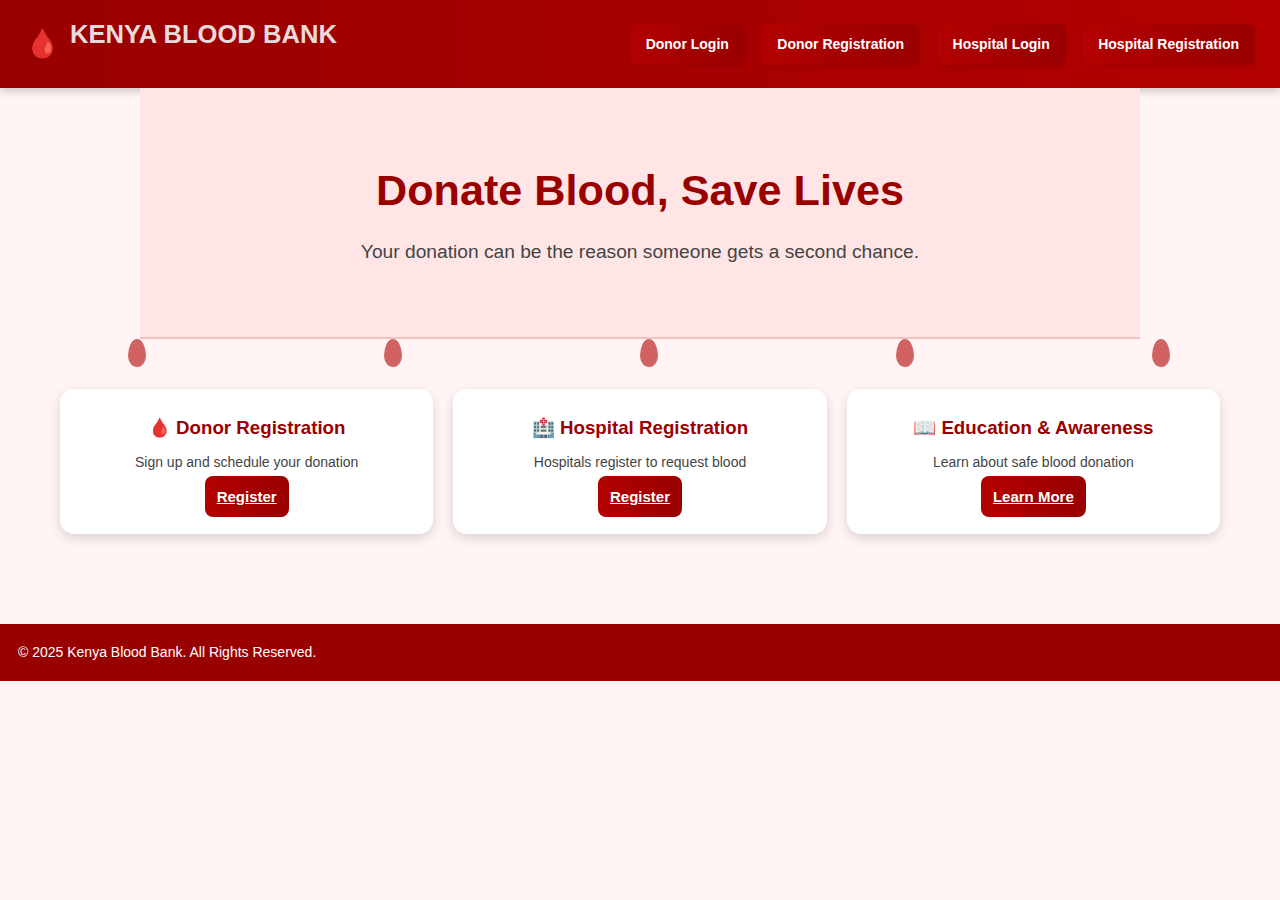
<file: index.html>
<!DOCTYPE html>
<html lang="en">
<head>
  <meta charset="UTF-8" />
  <meta name="viewport" content="width=device-width, initial-scale=1.0"/>
  <title>Kenya Blood Bank</title>
  <link rel="stylesheet" href="style.css" />
</head>
<body>
  <header>
    <div class="logo">
      <span class="logo-icon">🩸</span>
      <h2>KENYA BLOOD BANK</h2>
    </div>
    <nav>
      <a href="login.html">Donor Login</a>
      <a href="register.html">Donor Registration</a>
      <a href="hospitallogin.html">Hospital Login</a>
      <a href="hospitalregister.html">Hospital Registration</a>
    </nav>
  </header>

  <section class="hero">
    <h1>Donate Blood, Save Lives</h1>
    <p>Your donation can be the reason someone gets a second chance.</p>
  </section>

  <!-- Droplets Animation -->
  <section>
    <div class="droplet" style="left:10%; animation-delay:0s;"></div>
    <div class="droplet" style="left:30%; animation-delay:2s;"></div>
    <div class="droplet" style="left:50%; animation-delay:4s;"></div>
    <div class="droplet" style="left:70%; animation-delay:1s;"></div>
    <div class="droplet" style="left:90%; animation-delay:3s;"></div>
  </section>

  <section class="features">
    <!-- Donor Registration -->
    <div class="card">
      <h3>🩸 Donor Registration</h3>
      <p>Sign up and schedule your donation</p>
      <a href="register.html" class="btn">Register</a>
    </div>

    <!-- Hospital Registration -->
    <div class="card">
      <h3>🏥 Hospital Registration</h3>
      <p>Hospitals register to request blood</p>
      <a href="hospitalregister.html" class="btn">Register</a>
    </div>

    <!-- Education & Awareness -->
    <div class="card">
      <h3>📖 Education & Awareness</h3>
      <p>Learn about safe blood donation</p>
      <a href="education.html" class="btn">Learn More</a>
    </div>
  </section>

  <footer>
    <p>© 2025 Kenya Blood Bank. All Rights Reserved.</p>
  </footer>

  <script src="script.js"></script>
</body>
</html>
</file>
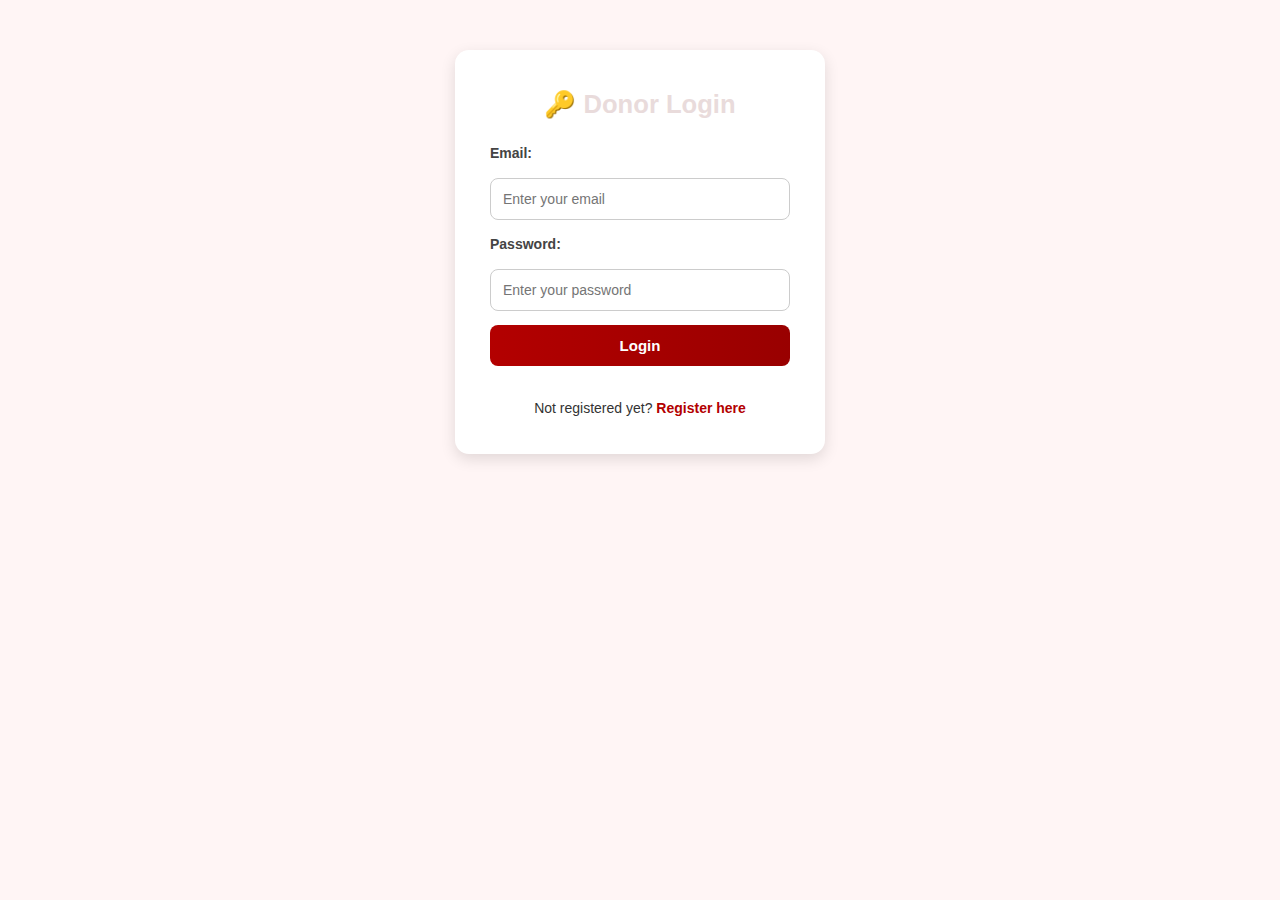
<file: donor-dashboard.html>
<!DOCTYPE html>
<html lang="en">
<head>
  <meta charset="UTF-8">
  <meta name="viewport" content="width=device-width, initial-scale=1.0">
  <title>Donor Dashboard - Kenya Blood Bank</title>
  <link rel="stylesheet" href="style.css">
</head>
<body>
  <div class="form-container">
    <h1 class="hero">Welcome Back, <span id="donor-name">Donor</span>!</h1>

    <div class="dashboard">
      <div class="card">
        <h3>📍 Find Donation Centre</h3>
        <button id="find-centre-btn">Find Now</button>
      </div>

      <div class="card">
        <h3>🩸 Check Availability</h3>
        <button id="check-availability-btn">Check</button>
      </div>

      <div class="card">
        <h3>📊 Your Donations</h3>
        <p>You have donated <span id="donation-count">0</span> times.</p>
      </div>
    </div>

    <button id="logout-btn" class="btn">🚪 Logout</button>
  </div>

  <script>
    document.addEventListener("DOMContentLoaded", () => {
      // Get donor name/email from localStorage
      const donorName = localStorage.getItem("donorName");
      const donorEmail = localStorage.getItem("donorEmail");

      if (!donorName || !donorEmail) {
        alert("Please log in first.");
        window.location.href = "login.html";
        return;
      }

      document.getElementById("donor-name").textContent = donorName;

      // Fetch donation count (backend placeholder for now)
      fetch("http://127.0.0.1:5000/donor/donations", {
        method: "POST",
        headers: { "Content-Type": "application/json" },
        body: JSON.stringify({ email: donorEmail })
      })
        .then(response => response.json())
        .then(data => {
          if (data.count !== undefined) {
            document.getElementById("donation-count").textContent = data.count;
          }
        })
        .catch(error => {
          console.error("Error fetching donation count:", error);
        });

      // Button actions
      document.getElementById("logout-btn").addEventListener("click", () => {
        localStorage.clear();
        window.location.href = "login.html";
      });

      document.getElementById("find-centre-btn").addEventListener("click", () => {
        alert("🗺️ Feature coming soon: Locate donation centres near you.");
      });

      document.getElementById("check-availability-btn").addEventListener("click", () => {
        alert("🩸 Feature coming soon: See demand for your blood type.");
      });
    });
  </script>
</body>
</html>
</file>
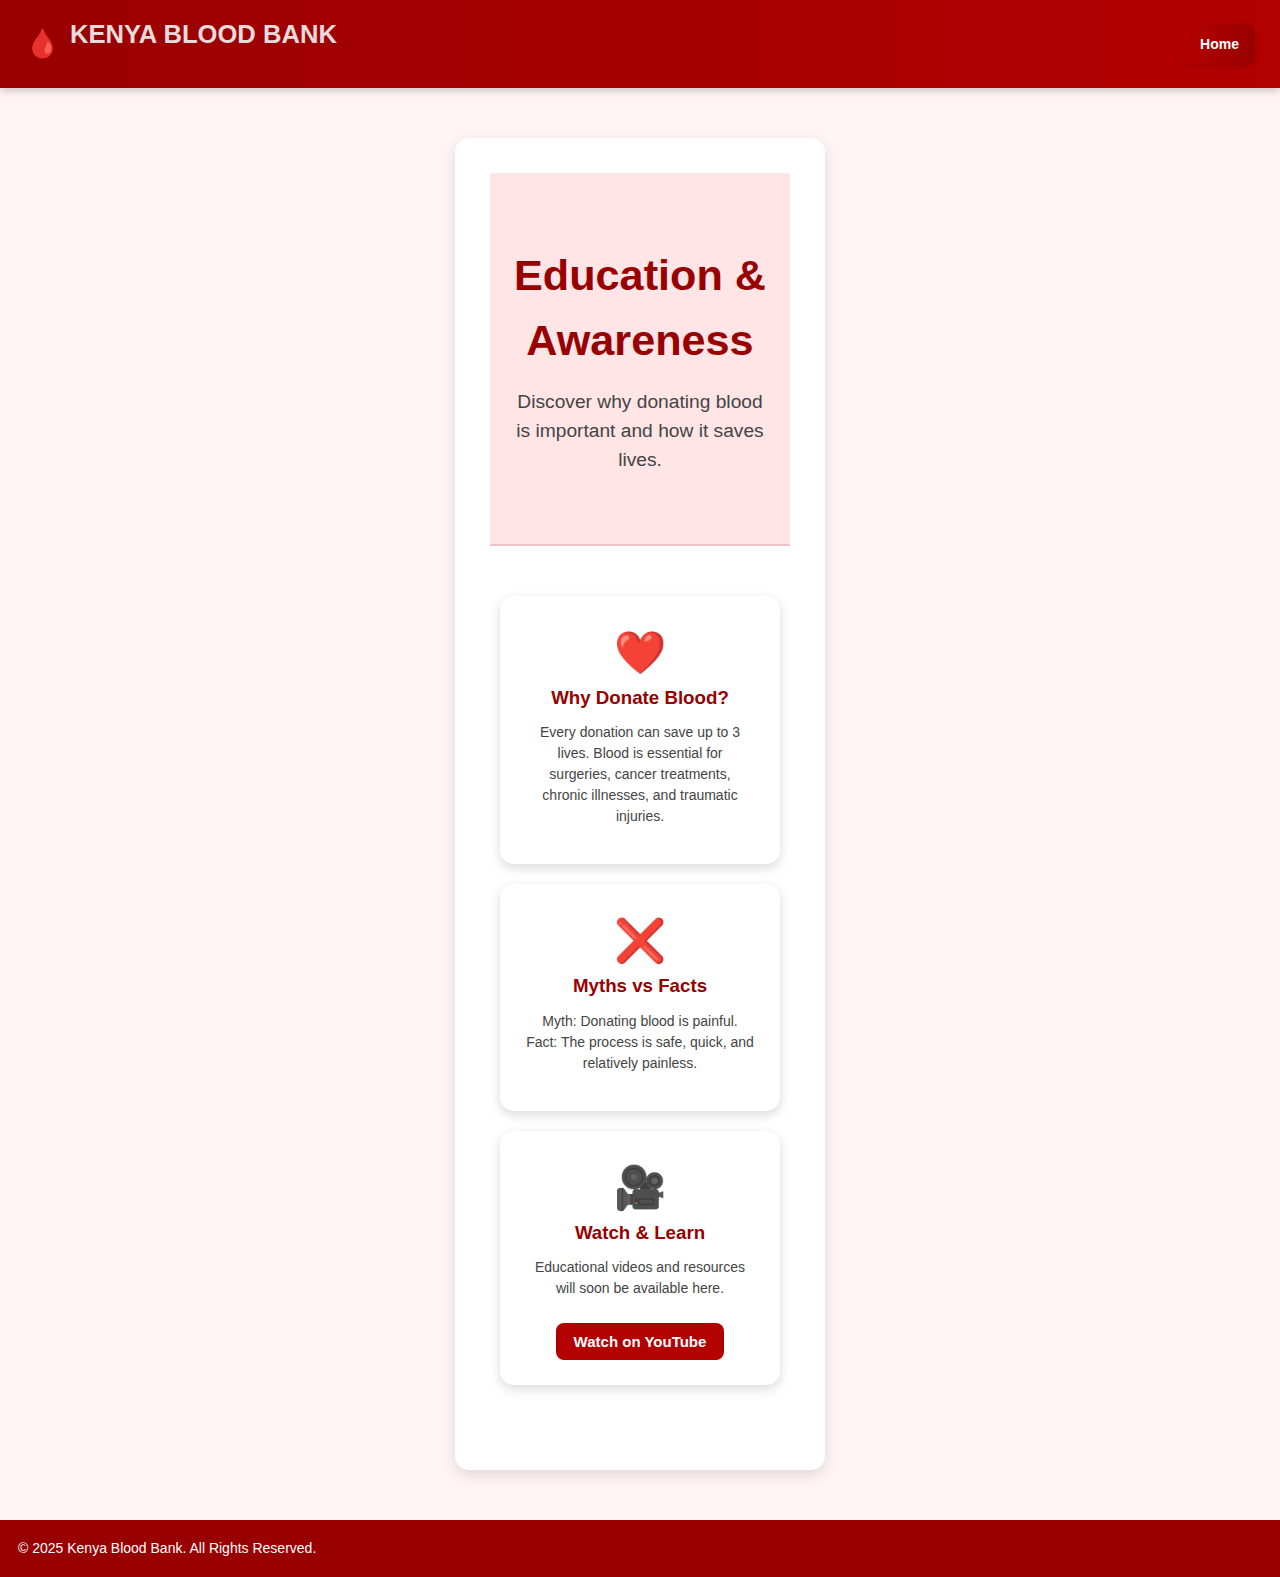
<file: education.html>
<!DOCTYPE html>
<html lang="en">
<head>
  <meta charset="UTF-8">
  <meta name="viewport" content="width=device-width, initial-scale=1.0">
  <title>Education & Awareness - Kenya Blood Bank</title>
  <link rel="stylesheet" href="style.css">
</head>
<body>
  <header>
    <div class="logo">
      <span class="logo-icon">🩸</span>
      <h2>KENYA BLOOD BANK</h2>
    </div>
    <nav>
      <a href="index.html">Home</a>
    </nav>
  </header>

  <main class="form-container">
    <section class="hero">
      <h1>Education & Awareness</h1>
      <p>Discover why donating blood is important and how it saves lives.</p>
    </section>

    <section class="features">
      <div class="card red-card">
        <span class="icon">❤️</span>
        <h3>Why Donate Blood?</h3>
        <p>Every donation can save up to 3 lives. Blood is essential for surgeries, cancer treatments, chronic illnesses, and traumatic injuries.</p>
      </div>

      <div class="card red-card">
        <span class="icon">❌</span>
        <h3>Myths vs Facts</h3>
        <p>Myth: Donating blood is painful. <br>Fact: The process is safe, quick, and relatively painless.</p>
      </div>

      <div class="card red-card">
        <span class="icon">🎥</span>
        <h3>Watch & Learn</h3>
        <p>Educational videos and resources will soon be available here.</p>
        <a href="https://www.youtube.com/results?search_query=blood+donation+awareness" target="_blank">
          <button>Watch on YouTube</button>
        </a>
      </div>
    </section>
  </main>

  <footer>
    <p>© 2025 Kenya Blood Bank. All Rights Reserved.</p>
  </footer>
</body>
</html>
</file>
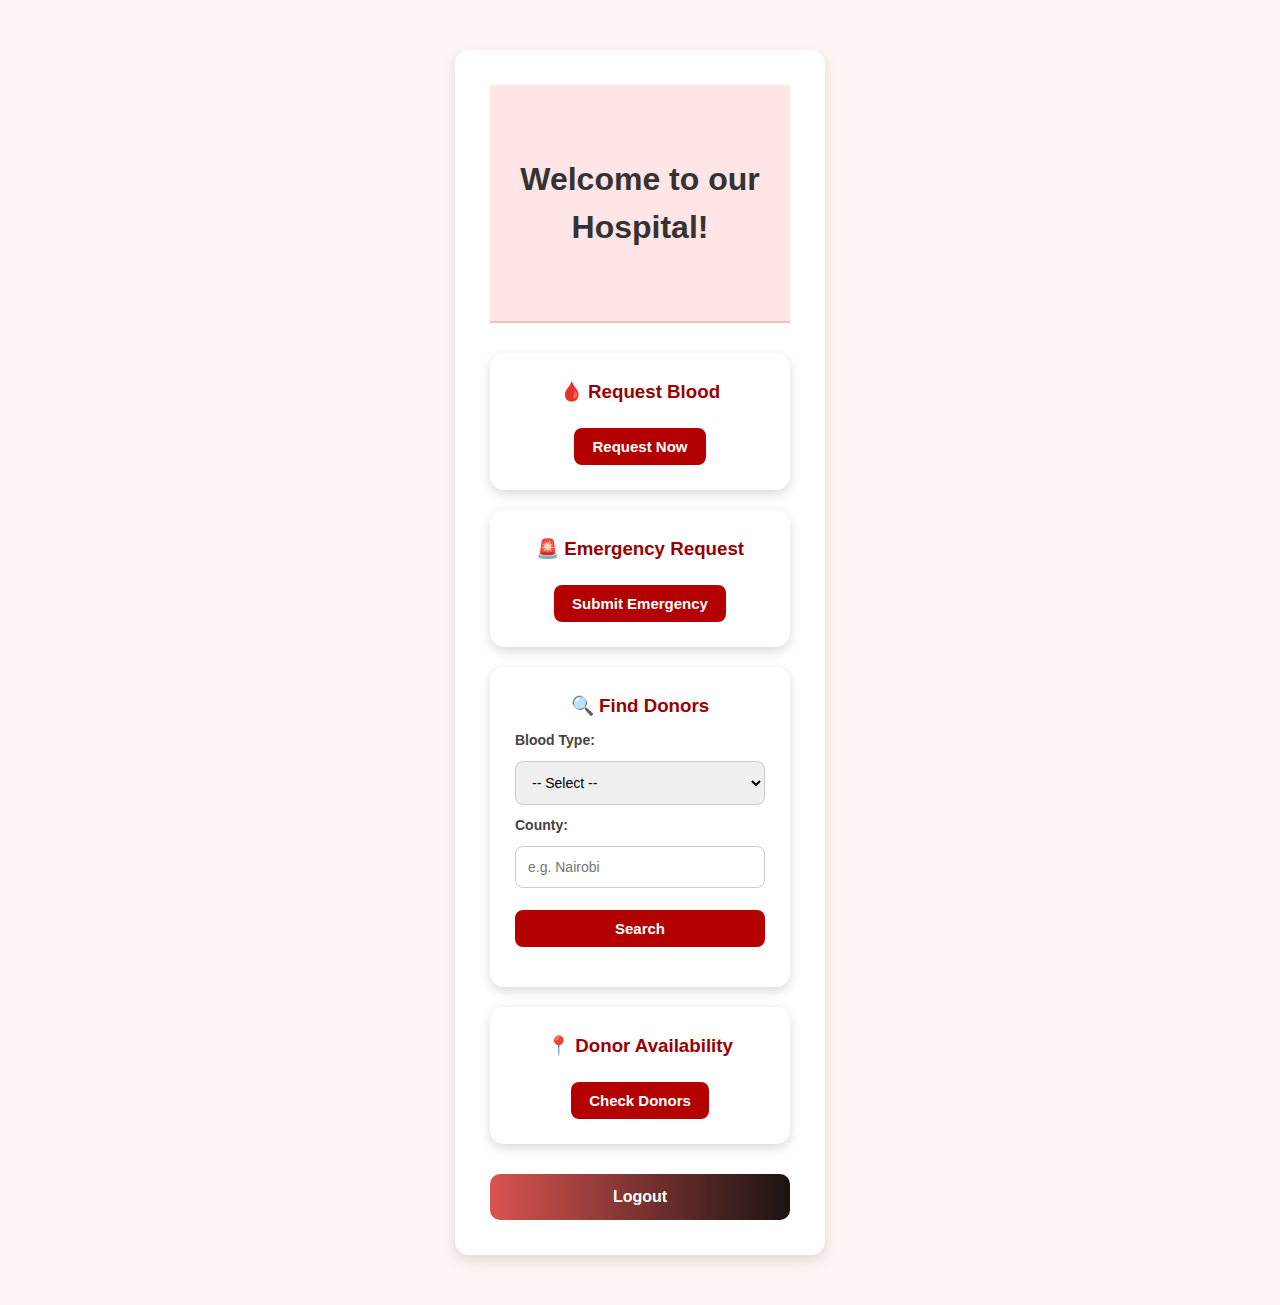
<file: hospitaldashboard.html>
<!DOCTYPE html>
<html lang="en">
<head>
  <meta charset="UTF-8">
  <meta name="viewport" content="width=device-width, initial-scale=1.0">
  <title>Hospital Dashboard - Kenya Blood Bank</title>
  <link rel="stylesheet" href="style.css">
</head>
<body>
  <div class="form-container">
    <h1 class="hero">Welcome to our Hospital!</h1>

    <div class="dashboard">
      <div class="card">
        <h3>🩸 Request Blood</h3>
        <button id="request-blood-btn">Request Now</button>
      </div>

      <div class="card">
        <h3>🚨 Emergency Request</h3>
        <button id="emergency-request-btn">Submit Emergency</button>
      </div>

      <div class="card">
        <h3>🔍 Find Donors</h3>
        <form id="donorSearchForm" style="display: flex; flex-direction: column; gap: 10px; margin-top: 10px;">
          <label for="bloodType">Blood Type:</label>
          <select name="bloodType" id="bloodType" required>
            <option value="">-- Select --</option>
            <option value="A+">A+</option>
            <option value="A-">A-</option>
            <option value="B+">B+</option>
            <option value="B-">B-</option>
            <option value="AB+">AB+</option>
            <option value="AB-">AB-</option>
            <option value="O+">O+</option>
            <option value="O-">O-</option>
          </select>

          <label for="county">County:</label>
          <input type="text" name="county" id="county" placeholder="e.g. Nairobi" required>

          <button type="submit">Search</button>
        </form>

        <div id="donorResults" style="margin-top: 15px;"></div>
      </div>

      <div class="card">
        <h3>📍 Donor Availability</h3>
        <button id="check-donors-btn">Check Donors</button>
      </div>
    </div>

    <button id="hospital-logout-btn" class="btn"> Logout</button>
  </div>

  <script src="script.js"></script>
</body>
</html>
</file>
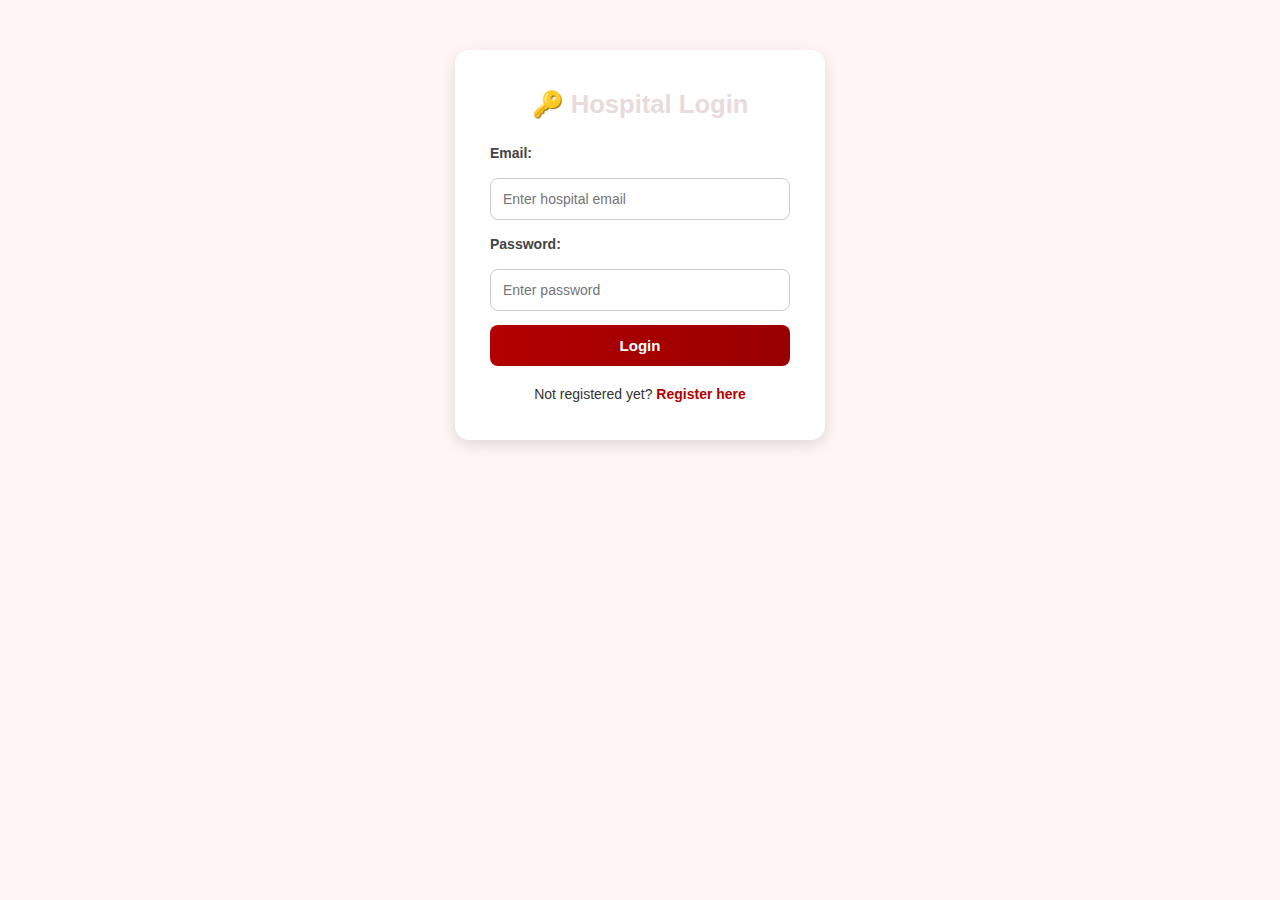
<file: hospitallogin.html>
<!DOCTYPE html>
<html lang="en">
<head>
  <meta charset="UTF-8" />
  <meta name="viewport" content="width=device-width, initial-scale=1.0"/>
  <title>Hospital Login - Kenya Blood Bank</title>
  <link rel="stylesheet" href="style.css" />
</head>
<body>
  <div class="form-container">
    <h2>🔑 Hospital Login</h2>

    <form id="hospitalLoginForm">
      <label for="email">Email:</label>
      <input type="email" id="email" name="email" placeholder="Enter hospital email" required />

      <label for="password">Password:</label>
      <input type="password" id="password" name="password" placeholder="Enter password" required />

      <button type="submit">Login</button>
    </form>

    <p class="switch-form">
      Not registered yet? <a href="hospitalregister.html">Register here</a>
    </p>
  </div>

  <script src="script.js"></script>
</body>
</html>
</file>
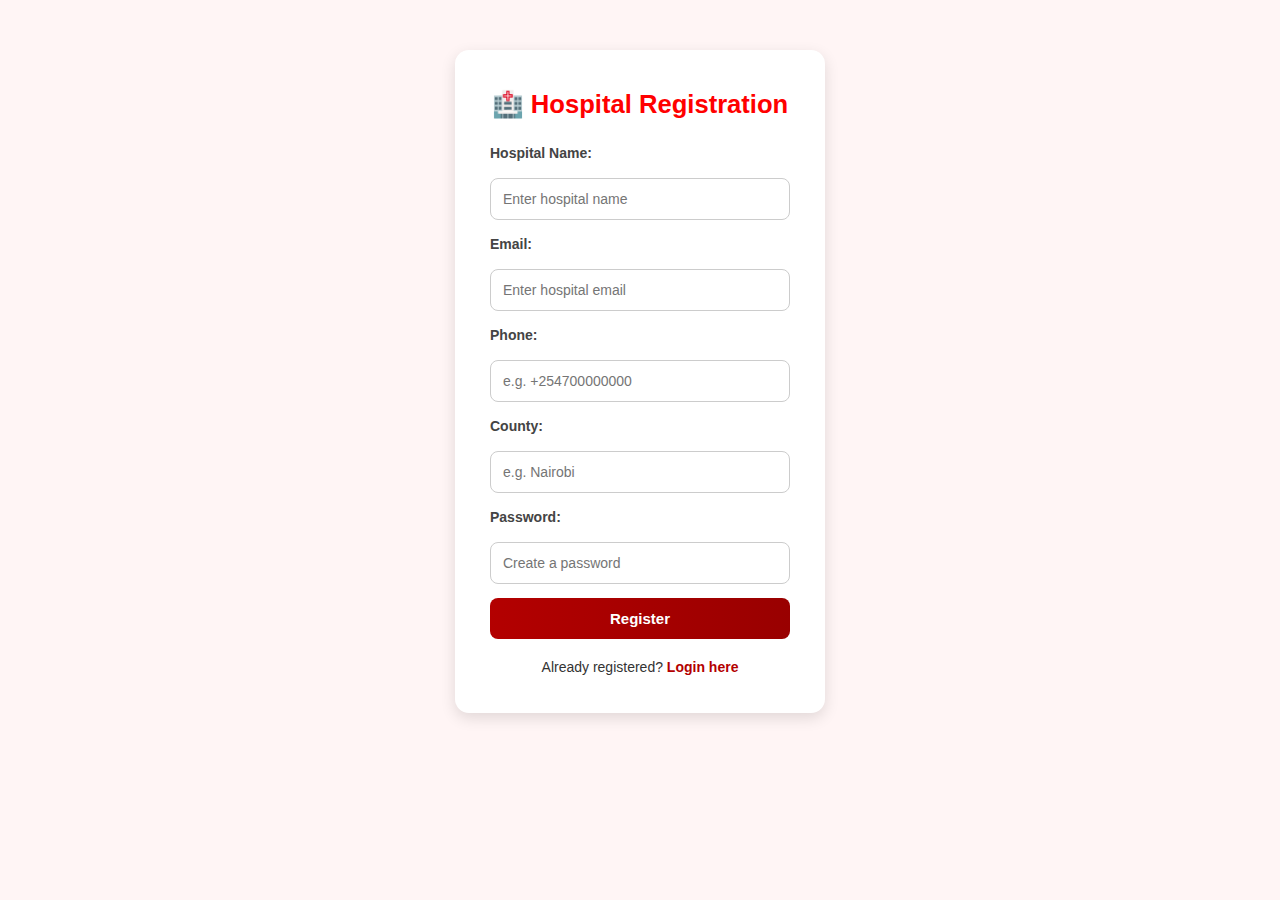
<file: hospitalregister.html>
<!DOCTYPE html>
<html lang="en">
<head>
  <meta charset="UTF-8" />
  <meta name="viewport" content="width=device-width, initial-scale=1.0"/>
  <title>Hospital Registration - Kenya Blood Bank</title>
  <link rel="stylesheet" href="style.css" />
</head>
<body>
  <div class="form-container">
    <h2 style="color: red;" >🏥 Hospital Registration</h2>

    <form id="hospitalRegisterForm">
      <label for="hospitalName">Hospital Name:</label>
      <input type="text" id="hospitalName" name="hospitalName" placeholder="Enter hospital name" required />

      <label for="email">Email:</label>
      <input type="email" id="email" name="email" placeholder="Enter hospital email" required />

      <label for="phone">Phone:</label>
      <input type="tel" id="phone" name="phone" placeholder="e.g. +254700000000" required />

      <label for="county">County:</label>
      <input type="text" id="county" name="county" placeholder="e.g. Nairobi" required />

      <label for="password">Password:</label>
      <input type="password" id="password" name="password" placeholder="Create a password" required minlength="6" />

      <button type="submit">Register</button>
    </form>

    <p class="switch-form">
      Already registered? <a href="hospitallogin.html">Login here</a>
    </p>
  </div>

  <script src="script.js"></script>
</body>
</html>
</file>
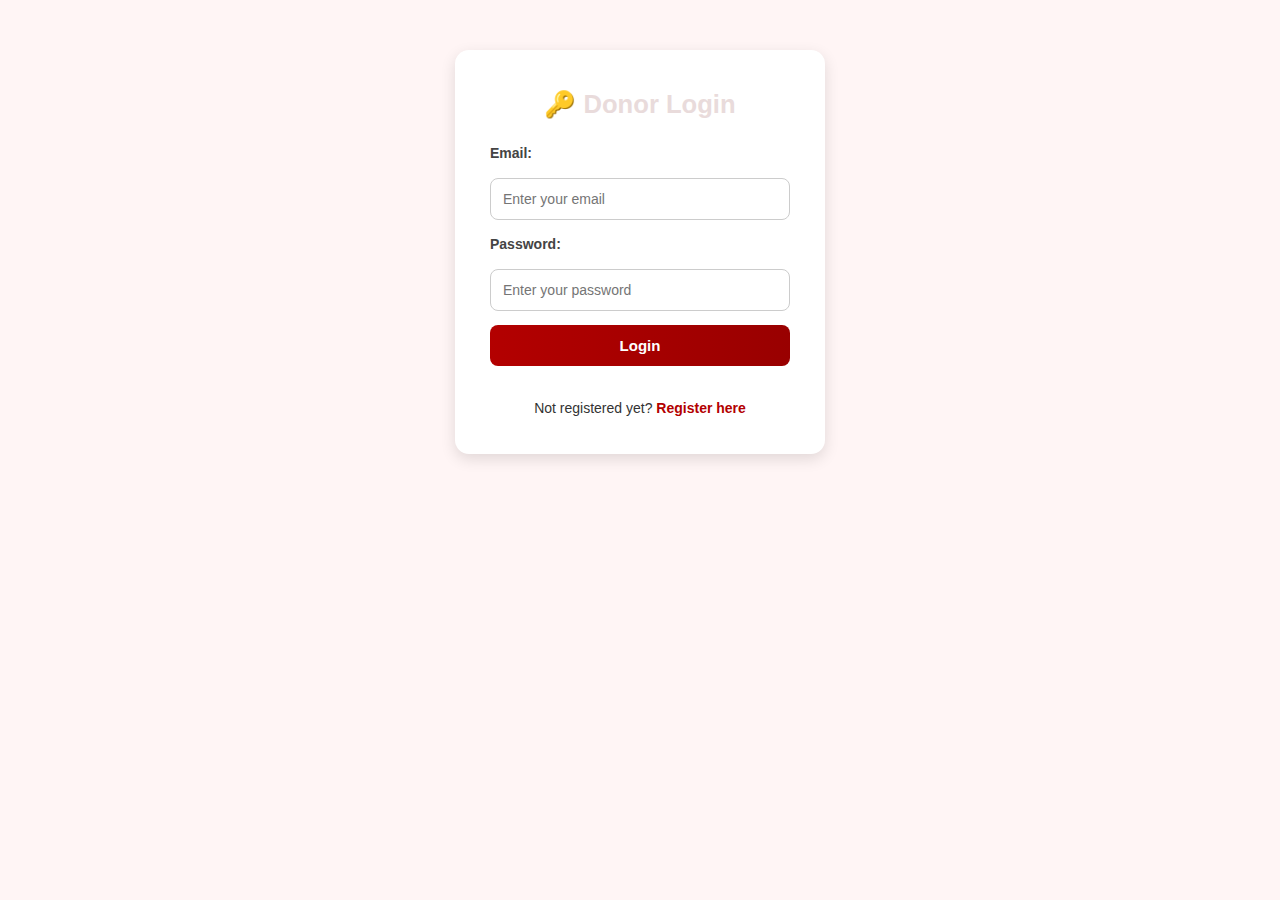
<file: login.html>
<!DOCTYPE html>
<html lang="en">
<head>
  <meta charset="UTF-8" />
  <meta name="viewport" content="width=device-width, initial-scale=1.0"/>
  <title>Donor Login - Kenya Blood Bank</title>
  <link rel="stylesheet" href="style.css" />
</head>
<body>
  <div class="form-container">
    <h2>🔑 Donor Login</h2>
    <form id="donorLoginForm">
      <label for="email">Email:</label>
      <input type="email" name="email" id="email" placeholder="Enter your email" required />

      <label for="password">Password:</label>
      <input type="password" name="password" id="password" placeholder="Enter your password" required />

      <button type="submit">Login</button>

      <p class="switch-form">
        Not registered yet?
        <a href="register.html">Register here</a>
      </p>
    </form>
  </div>
  <script src="script.js"></script>
</body>
</html>
</file>
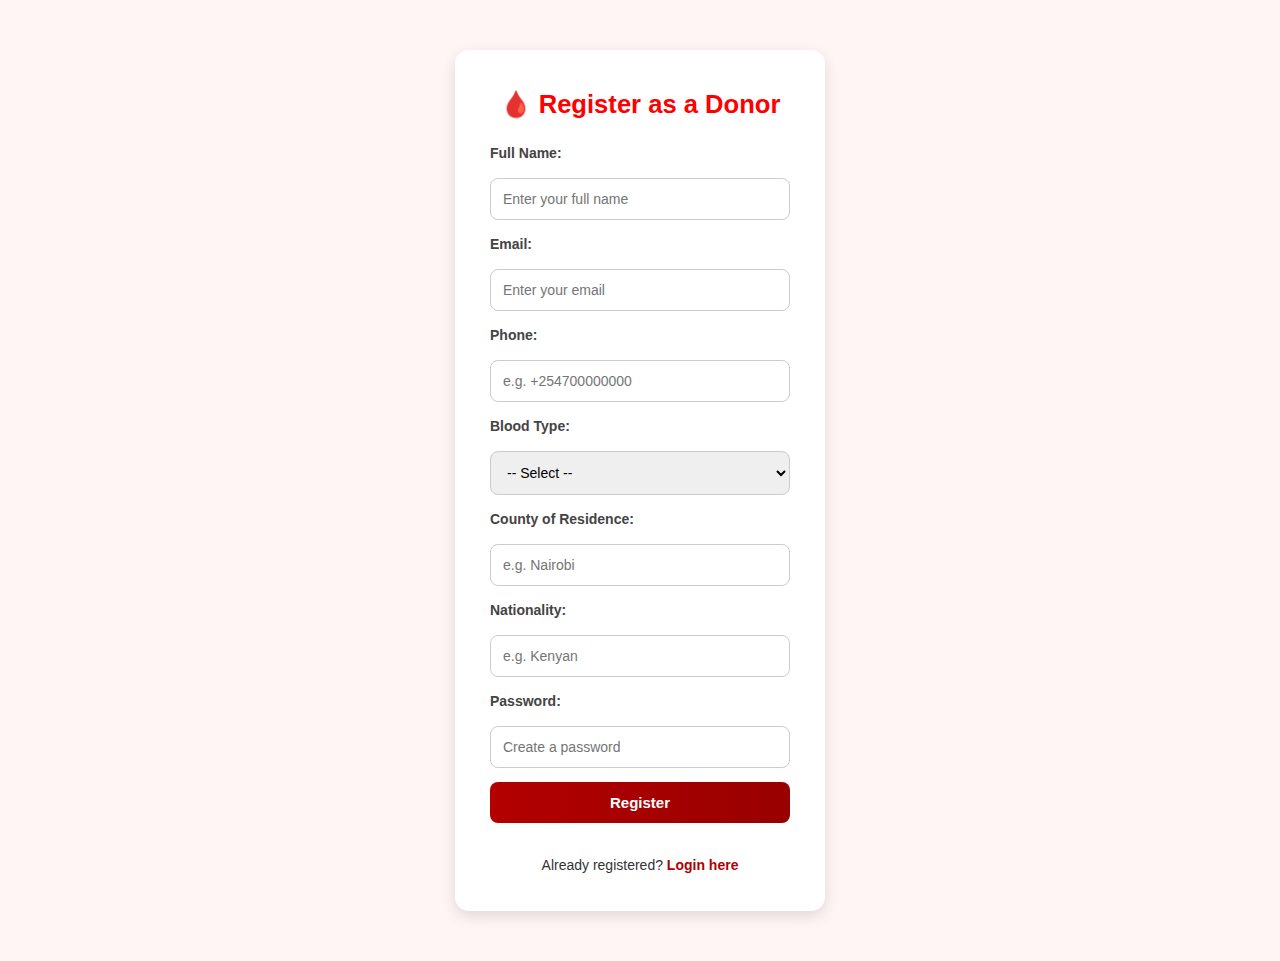
<file: register.html>
<!DOCTYPE html>
<html lang="en">
<head>
  <meta charset="UTF-8" />
  <meta name="viewport" content="width=device-width, initial-scale=1.0"/>
  <title>Donor Registration - Kenya Blood Bank</title>
  <link rel="stylesheet" href="style.css" />
</head>
<body>
  <div class="form-container">
    <h2 style="color: red;">🩸 Register as a Donor</h2>
    <form id="donorRegisterForm">
      <label for="fullName">Full Name:</label>
      <input type="text" id="fullName" name="fullName" placeholder="Enter your full name" required />

      <label for="email">Email:</label>
      <input type="email" id="email" name="email" placeholder="Enter your email" required />

      <label for="phone">Phone:</label>
      <input type="tel" id="phone" name="phone" placeholder="e.g. +254700000000" required />

      <label for="bloodType">Blood Type:</label>
      <select id="bloodType" name="bloodType" required>
        <option value="">-- Select --</option>
        <option value="A+">A+</option>
        <option value="A-">A-</option>
        <option value="B+">B+</option>
        <option value="B-">B-</option>
        <option value="AB+">AB+</option>
        <option value="AB-">AB-</option>
        <option value="O+">O+</option>
        <option value="O-">O-</option>
      </select>

      <label for="county">County of Residence:</label>
      <input type="text" id="county" name="county" placeholder="e.g. Nairobi" required />

      <label for="nationality">Nationality:</label>
      <input type="text" id="nationality" name="nationality" placeholder="e.g. Kenyan" required />

      <label for="password">Password:</label>
      <input type="password" id="password" name="password" placeholder="Create a password" required minlength="6" />

      <button type="submit">Register</button>

      <p class="switch-form">
        Already registered?
        <a href="login.html">Login here</a>
      </p>
    </form>
  </div>
  <script src="script.js"></script>
</body>
</html>
</file>
<file: style.css>
/* ================================
   GLOBAL RESET & BODY
================================ */
* {
  margin: 0;
  padding: 0;
  box-sizing: border-box;
  font-family: Arial, sans-serif;
}

body {
  background: #fff5f5;
  color: #333;
  line-height: 1.5;
}

/* ================================
   HEADER
================================ */
header {
  background: linear-gradient(90deg, #900, #b30000);
  color: #fff;
  padding: 15px 25px;
  display: flex;
  justify-content: space-between;
  align-items: center;
  box-shadow: 0 3px 8px rgba(0,0,0,0.2);
}

header .logo {
  display: flex;
  align-items: center;
  font-size: 1.2rem;
  font-weight: bold;
}

header .logo-icon {
  font-size: 28px;
  margin-right: 10px;
}

/* Nav buttons */
nav a {
  display: inline-block;
  background: linear-gradient(90deg, #b30000, #900);
  padding: 10px 16px;
  border-radius: 8px;
  font-size: 14px;
  color: #fff;
  text-decoration: none;
  font-weight: bold;
  margin-left: 12px;
  transition: background 0.3s ease, transform 0.2s ease;
  box-shadow: 0 2px 4px rgba(0,0,0,0.1);
}

nav a:hover {
  background: #800000;
  transform: scale(1.05);
}

/* ================================
   HERO SECTION
================================ */
.hero {
  text-align: center;
  padding: 70px 20px;
  background: #ffe5e5;
  border-bottom: 2px solid #f2c2c2;
  max-width: 1000px;
  margin: 0 auto;
}

.hero h1 {
  font-size: 2.7rem;
  color: #900;
  margin-bottom: 15px;
}

.hero p {
  font-size: 1.2rem;
  color: #444;
}

/* ================================
   FEATURE CARDS (Homepage)
================================ */
.features {
  display: flex;
  flex-wrap: wrap;
  flex-direction: row;
  justify-content: center;
  align-items: stretch;
  gap: 20px;
  padding: 50px 20px;
  position: relative;
  overflow: hidden;
  max-width: 1200px;
  margin: 0 auto;
}

.card {
  flex: 1 1 280px;
  min-width: 280px;
  max-width: 100%;
  padding: 25px;
  border-radius: 14px;
  text-align: center;
  background: #fff;
  box-shadow: 0 4px 12px rgba(0,0,0,0.15);
  transition: transform 0.3s ease, box-shadow 0.3s ease;
  z-index: 1;
}

.card:hover {
  transform: translateY(-6px);
  box-shadow: 0 6px 15px rgba(0,0,0,0.2);
}

/* Card Icons */
.card .icon {
  font-size: 42px;
  margin-bottom: 12px;
  color: #b30000;
}

.card h3 {
  margin-bottom: 10px;
  color: #900;
}

.card p {
  color: #444;
  font-size: 14px;
  margin-bottom: 12px;
}

.card button {
  margin-top: 12px;
  padding: 10px 18px;
  border: none;
  background: #b30000;
  color: #fff;
  font-weight: bold;
  border-radius: 8px;
  cursor: pointer;
  transition: 0.3s ease;
}

.card button:hover {
  background: #800000;
}

/* ================================
   BLOOD DROPLETS ANIMATION
================================ */
.droplet {
  position: absolute;
  width: 18px;
  height: 28px;
  background: #b30000;
  border-radius: 50% 50% 50% 50% / 60% 60% 40% 40%;
  opacity: 0.6;
  animation: drop 6s infinite ease-in-out;
}

@keyframes drop {
  0% {
    transform: translateY(-50px) scale(0.8);
    opacity: 0.8;
  }
  50% {
    transform: translateY(200px) scale(1);
    opacity: 0.4;
  }
  100% {
    transform: translateY(-50px) scale(0.8);
    opacity: 0.8;
  }
}

/* ================================
   FORM CONTAINERS
================================ */
.form-container {
  background: #fff;
  padding: 35px;
  border-radius: 14px;
  box-shadow: 0 5px 15px rgba(0,0,0,0.12);
  width: 370px;
  text-align: center;
  margin: 50px auto;
}

h2 {
  margin-bottom: 20px;
  color: #e9dbdb;
  font-size: 1.6rem;
  font-family: Verdana, Geneva, Tahoma, sans-serif;
}

form {
  display: flex;
  flex-direction: column;
  gap: 14px;
}

label {
  text-align: left;
  font-weight: bold;
  font-size: 14px;
  color: #444;
}

input, select {
  padding: 12px;
  border: 1px solid #ccc;
  border-radius: 8px;
  font-size: 14px;
  transition: border 0.3s ease, box-shadow 0.3s ease;
}

input:focus, select:focus {
  border-color: #b30000;
  box-shadow: 0 0 6px rgba(179,0,0,0.2);
  outline: none;
}

/* ================================
   BUTTONS & LINKS
================================ */
button, .btn {
  padding: 12px;
  background: linear-gradient(90deg, #b30000, #900);
  color: #fff;
  border: none;
  border-radius: 8px;
  cursor: pointer;
  font-size: 15px;
  font-weight: bold;
  transition: background 0.3s ease, transform 0.2s ease;
}

button:hover, .btn:hover {
  background: #800000;
  transform: scale(1.03);
}

.switch-form {
  margin-top: 18px;
  font-size: 14px;
}

.switch-form a {
  color: #b30000;
  text-decoration: none;
  font-weight: bold;
  transition: 0.3s ease;
}

.switch-form a:hover {
  text-decoration: underline;
  color: #900;
}

/* ================================
   FOOTER
================================ */
footer {
  text-align: justify;
  padding: 18px;
  background: #900;
  color: #fff;
  margin-top: 40px;
  font-size: 14px;
}

/* ================================
   DASHBOARD LAYOUT FOR CARDS
================================ */
.dashboard {
  display: flex;
  flex-wrap: wrap;
  gap: 20px;
  justify-content: center;
  margin: 30px 0;
}

@media (max-width: 600px) {
  .dashboard {
    flex-direction: column;
    align-items: center;
  }

  .features .card {
    width: 100%;
    max-width: 100%;
  }
}

/* ================================
   LOGOUT BUTTON IMPROVEMENTS
================================ */
#hospital-logout-btn,
#logout-btn {
  display: block;
  width: 100%;
  max-width: 300px;
  margin: 30px auto 0;
  padding: 14px;
  font-size: 16px;
  background: #2e2828;
  background: linear-gradient(90deg, #d9534f, #1a1312);
  border: none;
  border-radius: 10px;
  color: #fff;
  font-weight: bold;
  cursor: pointer;
  transition: background 0.3s ease, transform 0.2s ease;
}

#hospital-logout-btn:hover,
#logout-btn:hover {
  background: #c9302c;
  transform: scale(1.03);
}
</file>
